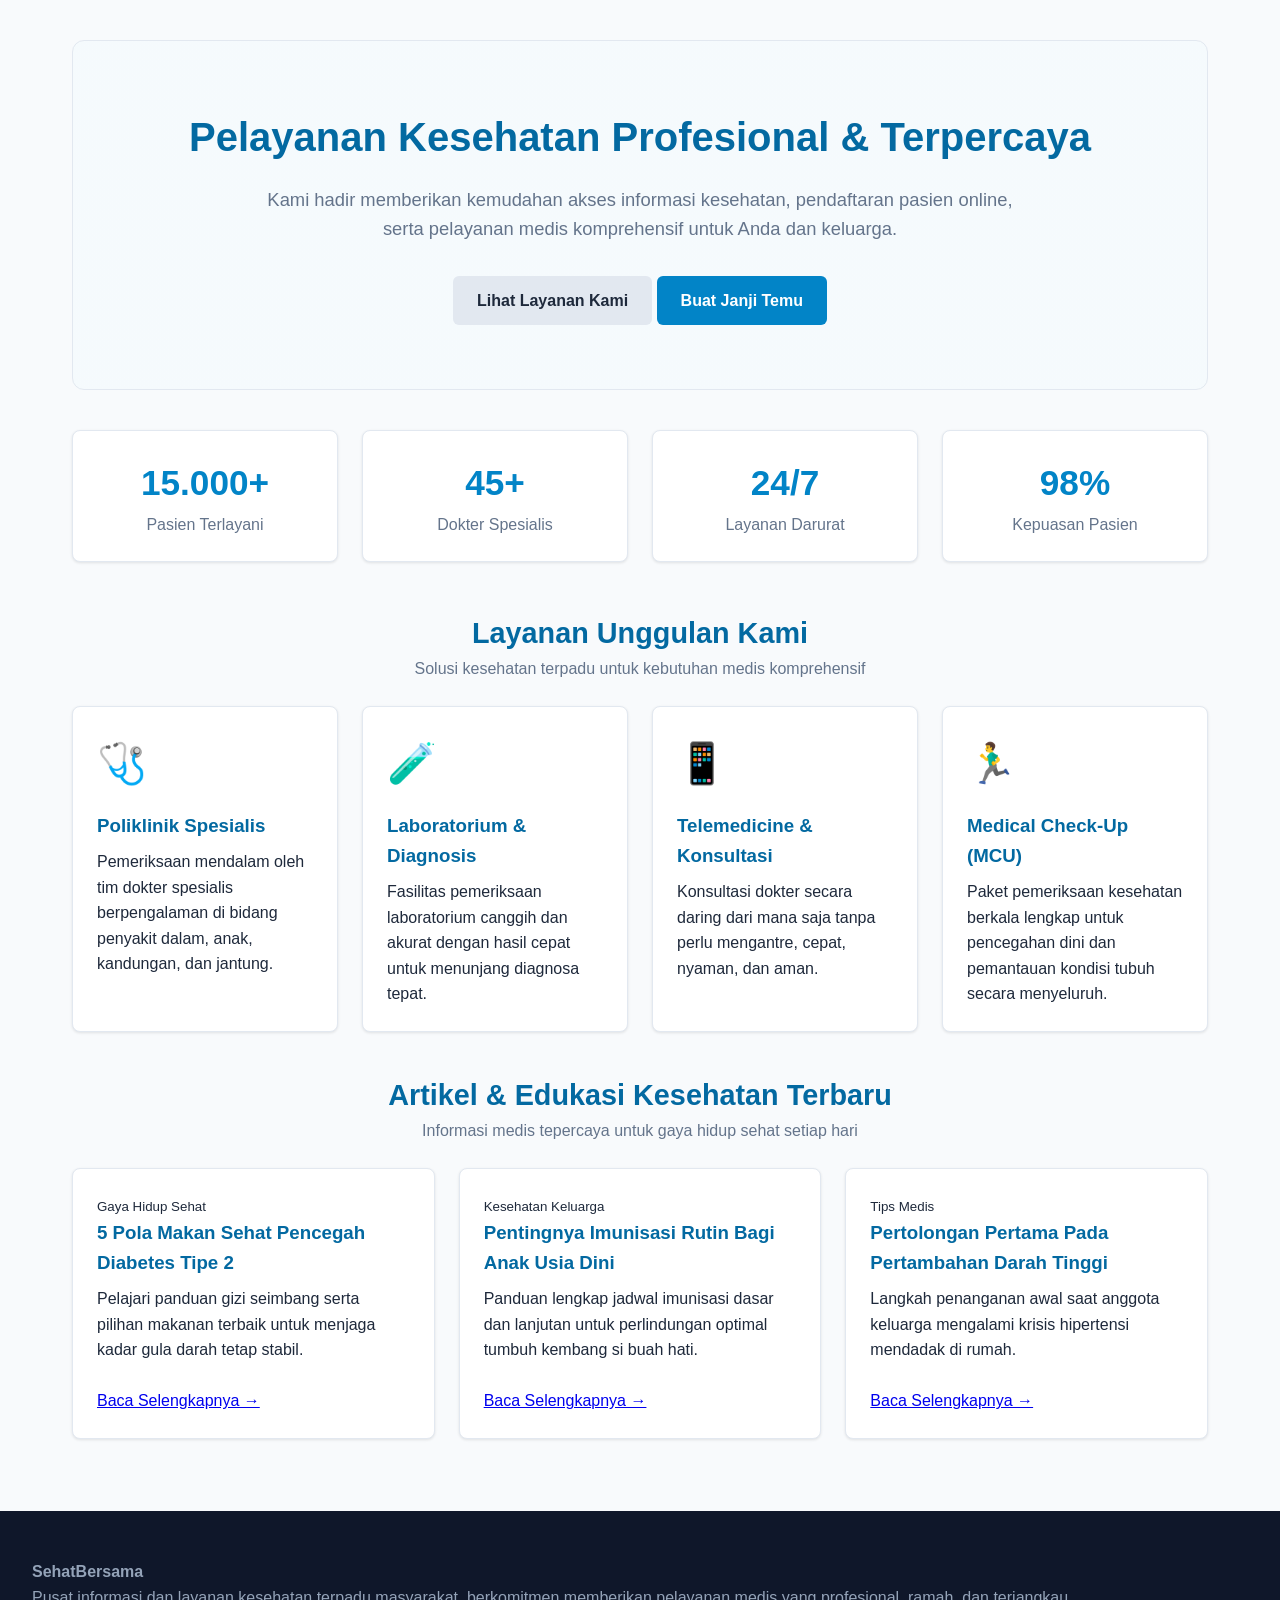
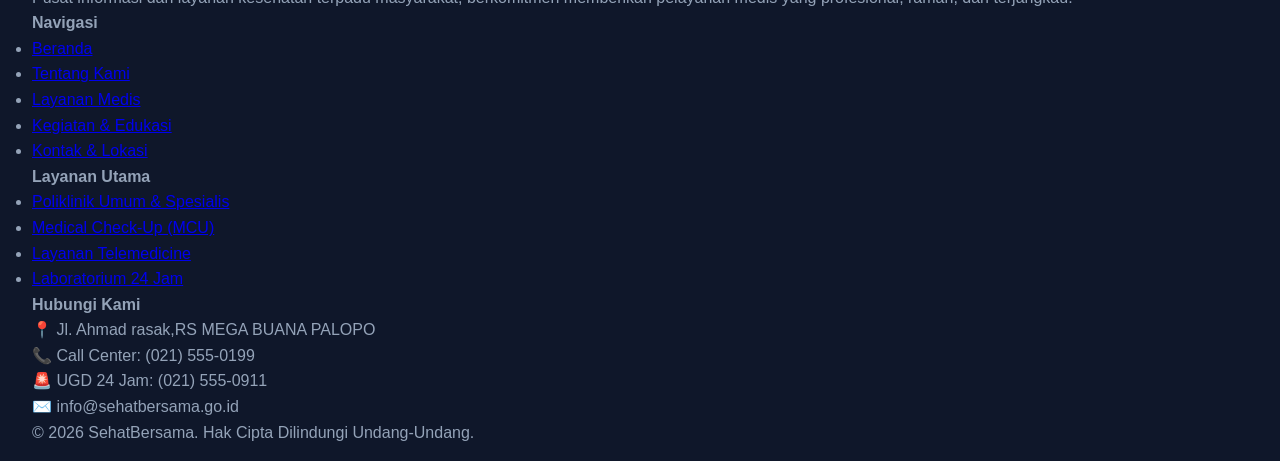
<file: index.html>
<!DOCTYPE html>
<html lang="id">
<head>
    <meta charset="UTF-8">
    <meta name="viewport" content="width=device-width, initial-scale=1.0">
    <title>SehatBersama - Pusat Informasi & Layanan Kesehatan</title>
    <link rel="stylesheet" href="css/style.css">
    <script src="js/main.js"></script>
</head>
<body>
    <div class="container">
    <section class="hero">
        <h1>Pelayanan Kesehatan Profesional & Terpercaya</h1>
        <p>Kami hadir memberikan kemudahan akses informasi kesehatan, pendaftaran pasien online, serta pelayanan medis komprehensif untuk Anda dan keluarga.</p>
        <a href="layanan.html" class="btn">Lihat Layanan Kami</a>
        <a href="kontak.html" class="btn btn-primary" >Buat Janji Temu</a>
    </section>

    <section class="stats">
        <div class="stat-item">
            <h3>15.000+</h3>
            <p>Pasien Terlayani</p>
        </div>
        <div class="stat-item">
            <h3>45+</h3>
            <p>Dokter Spesialis</p>
        </div>
        <div class="stat-item">
            <h3>24/7</h3>
            <p>Layanan Darurat</p>
        </div>
        <div class="stat-item">
            <h3>98%</h3>
            <p>Kepuasan Pasien</p>
        </div>
    </section>
        <div class="section-title">
        <h2>Layanan Unggulan Kami</h2>
        <p>Solusi kesehatan terpadu untuk kebutuhan medis komprehensif</p>
    </div>

    <div class="grid">
        <div class="card">
            <div class="card-icon">🩺</div>
            <h3>Poliklinik Spesialis</h3>
            <p>Pemeriksaan mendalam oleh tim dokter spesialis berpengalaman di bidang penyakit dalam, anak, kandungan, dan jantung.</p>
        </div>

        <div class="card">
            <div class="card-icon">🧪</div>
            <h3>Laboratorium & Diagnosis</h3>
            <p>Fasilitas pemeriksaan laboratorium canggih dan akurat dengan hasil cepat untuk menunjang diagnosa tepat.</p>
        </div>

        <div class="card">
            <div class="card-icon">📱</div>
            <h3>Telemedicine & Konsultasi</h3>
            <p>Konsultasi dokter secara daring dari mana saja tanpa perlu mengantre, cepat, nyaman, dan aman.</p>
        </div>

        <div class="card">
            <div class="card-icon">🏃‍♂️</div>
            <h3>Medical Check-Up (MCU)</h3>
            <p>Paket pemeriksaan kesehatan berkala lengkap untuk pencegahan dini dan pemantauan kondisi tubuh secara menyeluruh.</p>
        </div>
    </div>
    <div class="section-title">
            <h2>Artikel & Edukasi Kesehatan Terbaru</h2>
            <p>Informasi medis tepercaya untuk gaya hidup sehat setiap hari</p>
        </div>

        <div class="grid">
            <div class="card">
                <small> Gaya Hidup Sehat </small>
                <h3>5 Pola Makan Sehat Pencegah Diabetes Tipe 2</h3>
                <p>Pelajari panduan gizi seimbang serta pilihan makanan terbaik untuk menjaga kadar gula darah tetap stabil.</p>
                <br>
                <a href= "#">Baca Selengkapnya &rarr;</a>
            </div>
            <div class="card">
                <small>Kesehatan Keluarga</small>
                <h3>Pentingnya Imunisasi Rutin Bagi Anak Usia Dini</h3>
                <p>Panduan lengkap jadwal imunisasi dasar dan lanjutan untuk perlindungan optimal tumbuh kembang si buah hati.</p>
                <br>
                <a href= "#">Baca Selengkapnya &rarr;</a>
            </div>
            <div class="card">
                <small>Tips Medis</small>
                <h3>Pertolongan Pertama Pada Pertambahan Darah Tinggi</h3>
                <p>Langkah penanganan awal saat anggota keluarga mengalami krisis hipertensi mendadak di rumah.</p>
                <br>
                <a href= "#">Baca Selengkapnya &rarr;</a>
            </div>
        </div>
    </div>

    <footer>
        <div>
            <div>
                <h4>SehatBersama</h4>
                <p>Pusat informasi dan layanan kesehatan terpadu masyarakat, berkomitmen memberikan pelayanan medis yang profesional, ramah, dan terjangkau.</p>
            </div>
            <div>
                <h4>Navigasi</h4>
                <ul>
                    <li><a href="index.html">Beranda</a></li>
                    <li><a href="tentang.html">Tentang Kami</a></li>
                    <li><a href="layanan.html">Layanan Medis</a></li>
                    <li><a href="kegiatan.html">Kegiatan & Edukasi</a></li>
                    <li><a href="kontak.html">Kontak & Lokasi</a></li>
                </ul>
            </div>
            <div>
                <h4>Layanan Utama</h4>
                <ul>
                    <li><a href="layanan.html">Poliklinik Umum & Spesialis</a></li>
                    <li><a href="layanan.html">Medical Check-Up (MCU)</a></li>
                    <li><a href="layanan.html">Layanan Telemedicine</a></li>
                    <li><a href="layanan.html">Laboratorium 24 Jam</a></li>
                </ul>
            </div>
            <div>
                <h4>Hubungi Kami</h4>
                <p>📍 Jl. Ahmad rasak,RS MEGA BUANA PALOPO</p>
                <p>📞 Call Center: (021) 555-0199</p>
                <p>🚨 UGD 24 Jam: (021) 555-0911</p>
                <p>✉️ info@sehatbersama.go.id</p>
            </div>
        </div>
        <div>
            &copy; 2026 SehatBersama. Hak Cipta Dilindungi Undang-Undang.
        </div>
    </footer>
</body>
</html>
</file>
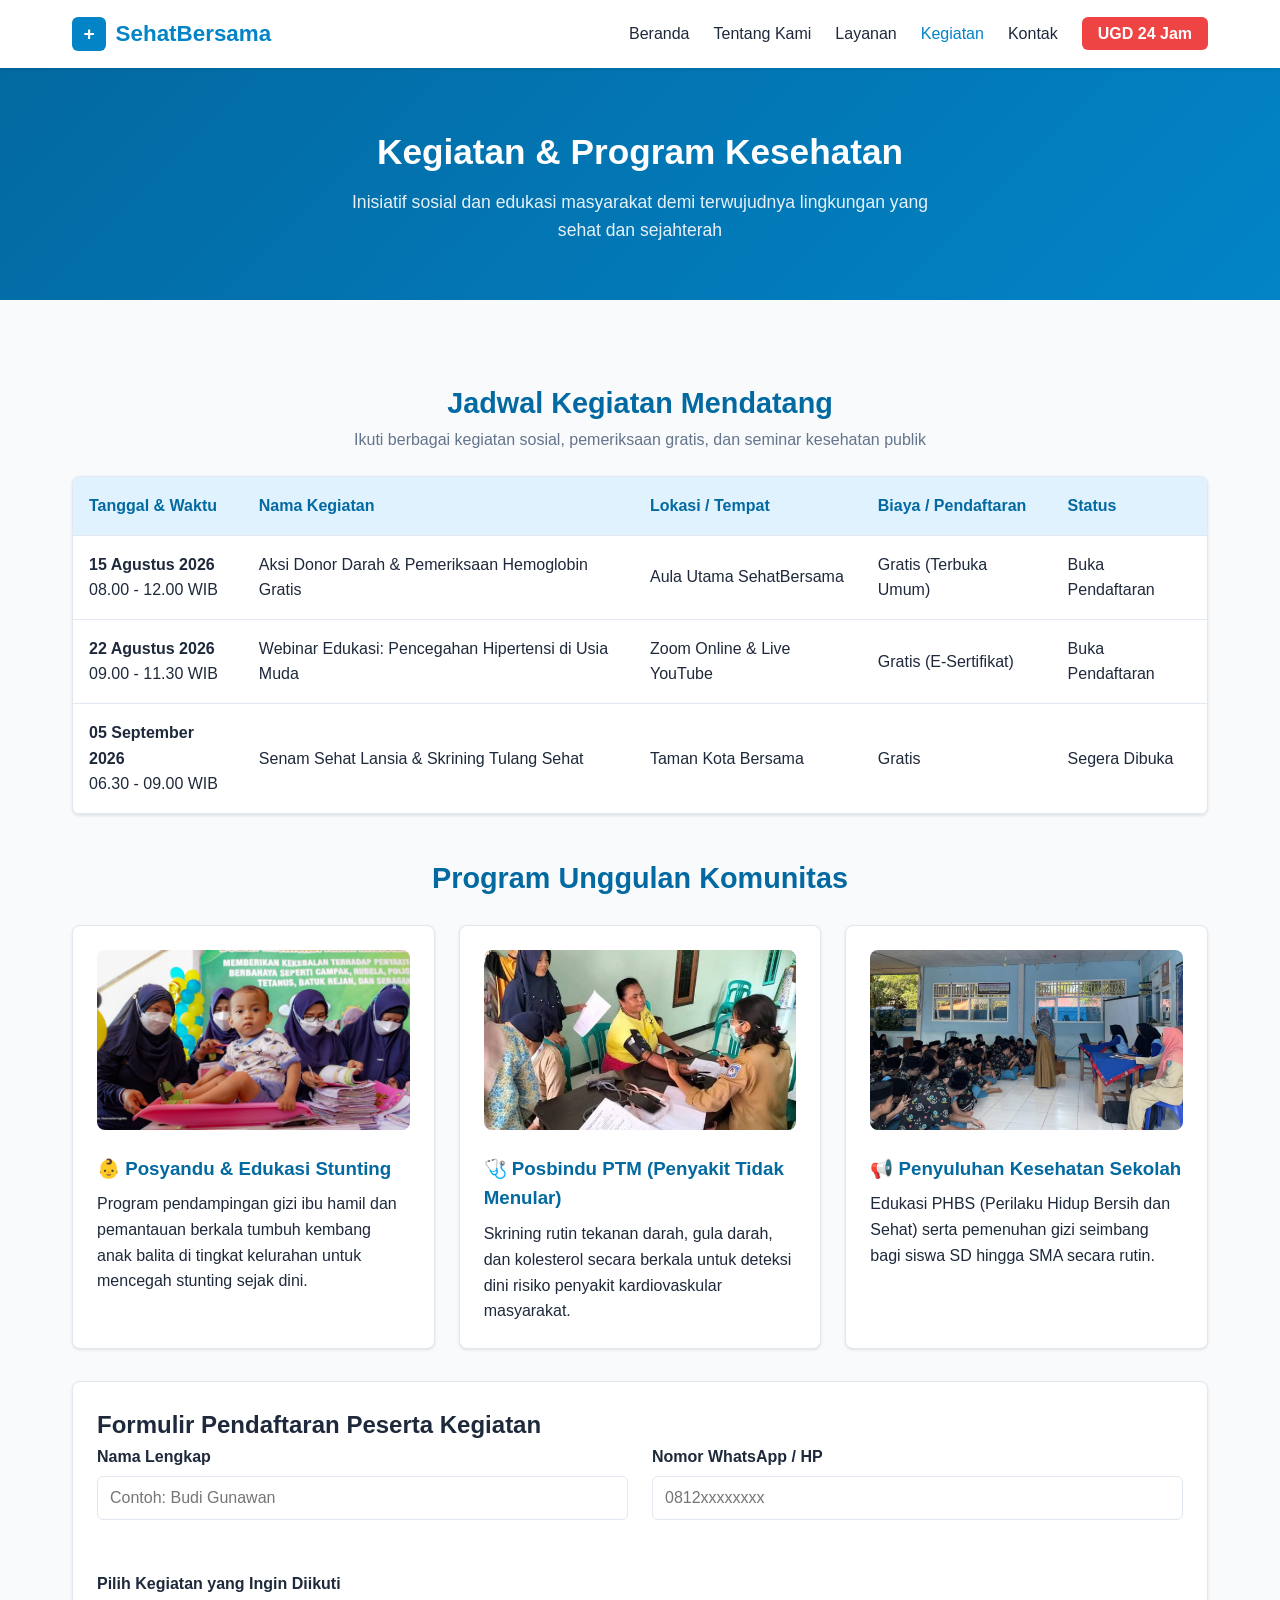
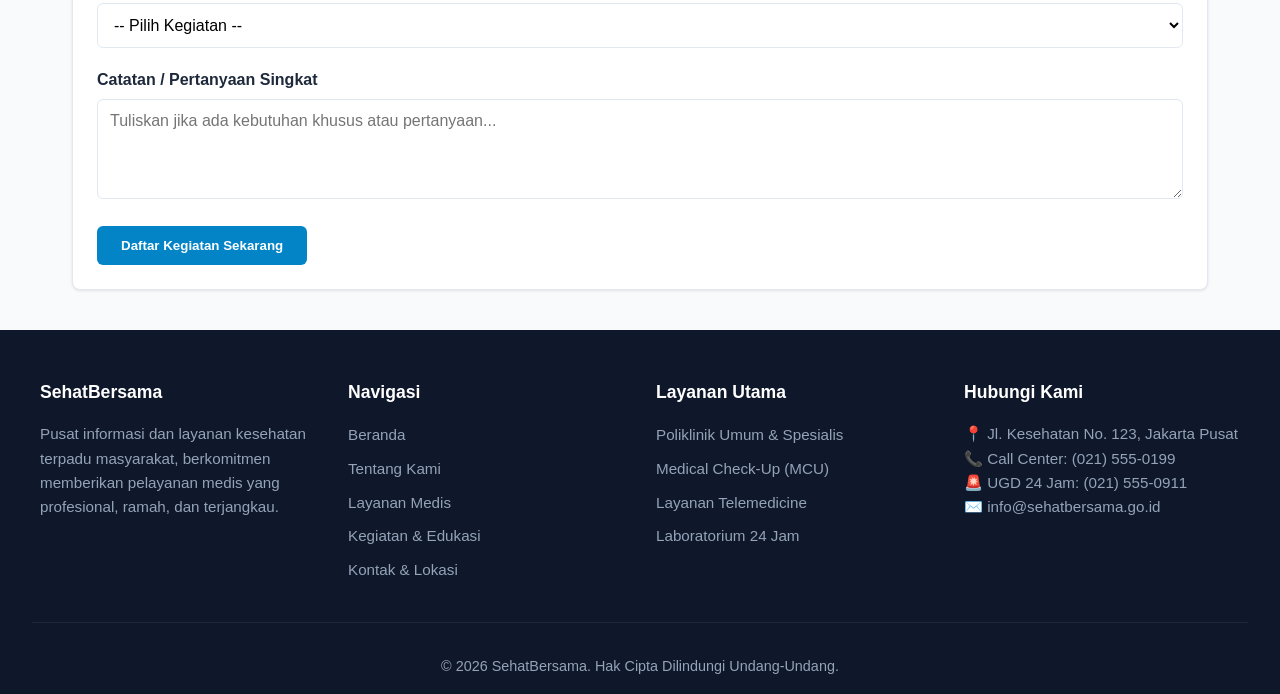
<file: kegiatan.html>
<!DOCTYPE html>
<html lang="id">
<head>
    <meta charset="UTF-8">
    <meta name="viewport" content="width=device-width, initial-scale=1.0">
    <title>SehatBersama - Pusat Informasi & Layanan Kesehatan</title>
    <link rel="stylesheet" href="css/style.css">
    <script src="js/main.js"></script>
</head>
<body>
    <header>
        <nav class="navbar">
            <a href="index.html" class="logo">
                <div class="logo-icon">+</div>
                <span>SehatBersama</span>
            </a>
            <ul class="nav-links">
                <li><a href="index.html" class="">Beranda</a></li>
<li><a href="tentang.html" class="">Tentang Kami</a></li>
<li><a href="layanan.html" class="">Layanan</a></li>
<li><a href="kegiatan.html" class="active">Kegiatan</a></li>
<li><a href="kontak.html" class="">Kontak</a></li>

                <li><a href="kontak.html" class="btn-emergency">UGD 24 Jam</a></li>
            </ul>
        </nav>
    </header>

    <div class="page-header">
        <h1>Kegiatan & Program Kesehatan</h1>
        <p>Inisiatif sosial dan edukasi masyarakat demi terwujudnya lingkungan yang sehat dan sejahterah</p>
    </div>

    <div class="container">
        <div class="section-title">
            <h2>Jadwal Kegiatan Mendatang</h2>
            <p>Ikuti berbagai kegiatan sosial, pemeriksaan gratis, dan seminar kesehatan publik</p>
        </div>

        <div class="table-responsive">
            <table>
                <thead>
                    <tr>
                        <th>Tanggal & Waktu</th>
                        <th>Nama Kegiatan</th>
                        <th>Lokasi / Tempat</th>
                        <th>Biaya / Pendaftaran</th>
                        <th>Status</th>
                    </tr>
                </thead>
                <tbody>
                    <tr>
                        <td><strong>15 Agustus 2026</strong><br>08.00 - 12.00 WIB</td>
                        <td>Aksi Donor Darah & Pemeriksaan Hemoglobin Gratis</td>
                        <td>Aula Utama SehatBersama</td>
                        <td>Gratis (Terbuka Umum)</td>
                        <td><span >Buka Pendaftaran</span></td>
                    </tr>
                    <tr>
                        <td><strong>22 Agustus 2026</strong><br>09.00 - 11.30 WIB</td>
                        <td>Webinar Edukasi: Pencegahan Hipertensi di Usia Muda</td>
                        <td>Zoom Online & Live YouTube</td>
                        <td>Gratis (E-Sertifikat)</td>
                        <td><span >Buka Pendaftaran</span></td>
                    </tr>
                    <tr>
                        <td><strong>05 September 2026</strong><br>06.30 - 09.00 WIB</td>
                        <td>Senam Sehat Lansia & Skrining Tulang Sehat</td>
                        <td>Taman Kota Bersama</td>
                        <td>Gratis</td>
                        <td><span >Segera Dibuka</span></td>
                    </tr>
                </tbody>
            </table>
        </div>

        <div class="section-title">
            <h2>Program Unggulan Komunitas</h2>
        </div>

            <div class="grid">
    <div class="card">
        <!-- images/posyandu.jpg -->
        <img src="images/posyandu.jpg" alt="Kegiatan Posyandu" style="width: 100%; height: 180px; object-fit: cover; border-radius: 8px; margin-bottom: 1rem;">
        
        <h3>👶 Posyandu & Edukasi Stunting</h3>
        <p>Program pendampingan gizi ibu hamil dan pemantauan berkala tumbuh kembang anak balita di tingkat kelurahan untuk mencegah stunting sejak dini.</p>
    </div>

    <div class="card">
        <!-- images/posbindu.jpg -->
        <img src="images/posbindu.jpg" alt="Pemeriksaan Kesehatan" style="width: 100%; height: 180px; object-fit: cover; border-radius: 8px; margin-bottom: 1rem;">
        
        <h3>🩺 Posbindu PTM (Penyakit Tidak Menular)</h3>
        <p>Skrining rutin tekanan darah, gula darah, dan kolesterol secara berkala untuk deteksi dini risiko penyakit kardiovaskular masyarakat.</p>
    </div>

    <div class="card">
        <!-- images/penyuluhan kesehatan.jpg -->
        <img src="images/penyuluhan kesehatan.jpg" alt="Penyuluhan Sekolah" style="width: 100%; height: 180px; object-fit: cover; border-radius: 8px; margin-bottom: 1rem;">
        
        <h3>📢 Penyuluhan Kesehatan Sekolah</h3>
    <p>Edukasi PHBS (Perilaku Hidup Bersih dan Sehat) serta pemenuhan gizi seimbang bagi siswa SD hingga SMA secara rutin.</p>
    </div>
</div>

        <div class="card" >
            <h2 >Formulir Pendaftaran Peserta Kegiatan</h2>
            <form action="#" method="POST" onsubmit="alert('Terima kasih! Pendaftaran kegiatan Anda telah diterima.'); return false;">
                <div class="grid">
                    <div class="form-group">
                        <label>Nama Lengkap</label>
                        <input type="text" class="form-control" required placeholder="Contoh: Budi Gunawan">
                    </div>
                    <div class="form-group">
                        <label>Nomor WhatsApp / HP</label>
                        <input type="tel" class="form-control" required placeholder="0812xxxxxxxx">
                    </div>
                </div>
                <div class="form-group">
                    <label>Pilih Kegiatan yang Ingin Diikuti</label>
                    <select class="form-control" required>
                        <option value="">-- Pilih Kegiatan --</option>
                        <option value="donor">Aksi Donor Darah (15 Ags 2026)</option>
                        <option value="webinar">Webinar Hipertensi (22 Ags 2026)</option>
                        <option value="senam">Senam Sehat Lansia (05 Sep 2026)</option>
                    </select>
                </div>
                <div class="form-group">
                    <label>Catatan / Pertanyaan Singkat</label>
                    <textarea class="form-control" placeholder="Tuliskan jika ada kebutuhan khusus atau pertanyaan..."></textarea>
                </div>
                <button type="submit" class="btn btn-primary">Daftar Kegiatan Sekarang</button>
            </form>
        </div>
    </div>

    <footer>
        <div class="footer-grid">
            <div class="footer-col">
                <h4>SehatBersama</h4>
                <p>Pusat informasi dan layanan kesehatan terpadu masyarakat, berkomitmen memberikan pelayanan medis yang profesional, ramah, dan terjangkau.</p>
            </div>
            <div class="footer-col">
                <h4>Navigasi</h4>
                <ul>
                    <li><a href="index.html">Beranda</a></li>
                    <li><a href="tentang.html">Tentang Kami</a></li>
                    <li><a href="layanan.html">Layanan Medis</a></li>
                    <li><a href="kegiatan.html">Kegiatan & Edukasi</a></li>
                    <li><a href="kontak.html">Kontak & Lokasi</a></li>
                </ul>
            </div>
            <div class="footer-col">
                <h4>Layanan Utama</h4>
                <ul>
                    <li><a href="layanan.html">Poliklinik Umum & Spesialis</a></li>
                    <li><a href="layanan.html">Medical Check-Up (MCU)</a></li>
                    <li><a href="layanan.html">Layanan Telemedicine</a></li>
                    <li><a href="layanan.html">Laboratorium 24 Jam</a></li>
                </ul>
            </div>
            <div class="footer-col">
                <h4>Hubungi Kami</h4>
                <p>📍 Jl. Kesehatan No. 123, Jakarta Pusat</p>
                <p>📞 Call Center: (021) 555-0199</p>
                <p>🚨 UGD 24 Jam: (021) 555-0911</p>
                <p>✉️ info@sehatbersama.go.id</p>
            </div>
        </div>
        <div class="copyright">
            &copy; 2026 SehatBersama. Hak Cipta Dilindungi Undang-Undang.
        </div>
    </footer>
</body>
</html>
</file>
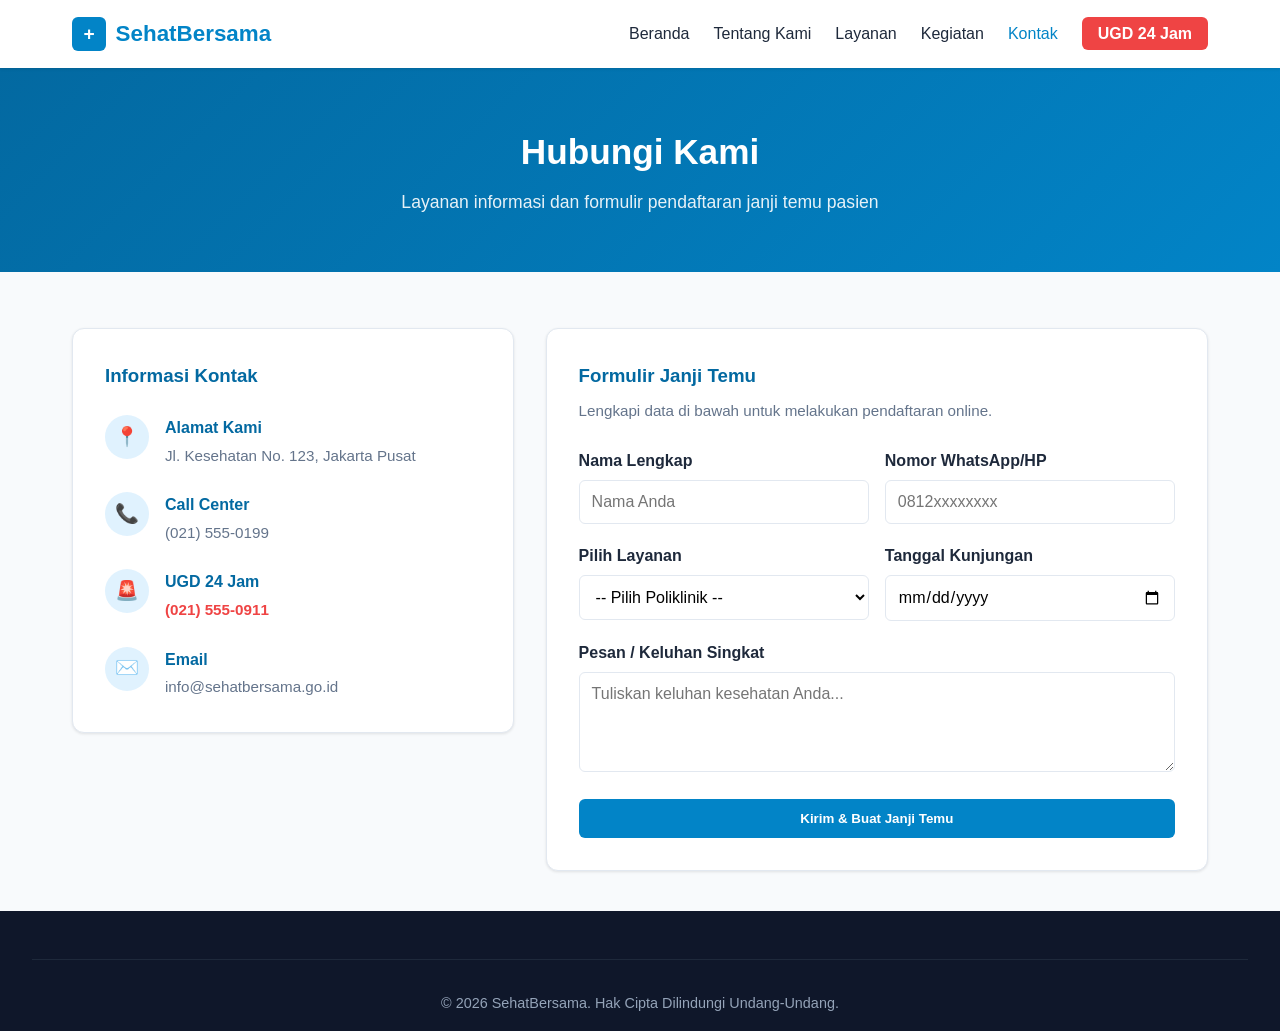
<file: kontak.html>
<!DOCTYPE html>
<html lang="id">
<head>
    <meta charset="UTF-8">
    <meta name="viewport" content="width=device-width, initial-scale=1.0">
    <title>Kontak Kami - SehatBersama</title>
    <link rel="stylesheet" href="css/style.css">
</head>
<body>
    <header>
        <nav class="navbar">
            <a href="index.html" class="logo">
                <div class="logo-icon">+</div>
                <span>SehatBersama</span>
            </a>
            <ul class="nav-links">
                <li><a href="index.html">Beranda</a></li>
                <li><a href="tentang.html">Tentang Kami</a></li>
                <li><a href="layanan.html">Layanan</a></li>
                <li><a href="kegiatan.html">Kegiatan</a></li>
                <li><a href="kontak.html" class="active">Kontak</a></li>
                <li><a href="kontak.html" class="btn-emergency">UGD 24 Jam</a></li>
            </ul>
        </nav>
    </header>

    <div class="page-header">
        <h1>Hubungi Kami</h1>
        <p>Layanan informasi dan formulir pendaftaran janji temu pasien</p>
    </div>

    <div class="container">
        <!-- Layout Kontak Grid Kiri (Info) & Kanan (Form) -->
        <div class="contact-wrapper">
            
            <!-- Kartu Info Kiri -->
            <div class="contact-info-card">
                <h3 style="color: var(--primary-dark); margin-bottom: 1.5rem;">Informasi Kontak</h3>
                
                <div class="contact-info-item">
                    <div class="contact-icon">📍</div>
                    <div class="contact-details">
                        <h4>Alamat Kami</h4>
                        <p>Jl. Kesehatan No. 123, Jakarta Pusat</p>
                    </div>
                </div>

                <div class="contact-info-item">
                    <div class="contact-icon">📞</div>
                    <div class="contact-details">
                        <h4>Call Center</h4>
                        <p>(021) 555-0199</p>
                    </div>
                </div>

                <div class="contact-info-item">
                    <div class="contact-icon">🚨</div>
                    <div class="contact-details">
                        <h4>UGD 24 Jam</h4>
                        <p style="color: #ef4444; font-weight: bold;">(021) 555-0911</p>
                    </div>
                </div>

                <div class="contact-info-item">
                    <div class="contact-icon">✉️</div>
                    <div class="contact-details">
                        <h4>Email</h4>
                        <p>info@sehatbersama.go.id</p>
                    </div>
                </div>
            </div>

            <!-- Form Kanan -->
            <div class="contact-form-card">
                <h3 style="color: var(--primary-dark); margin-bottom: 0.5rem;">Formulir Janji Temu</h3>
                <p style="color: var(--text-muted); margin-bottom: 1.5rem; font-size: 0.95rem;">Lengkapi data di bawah untuk melakukan pendaftaran online.</p>

                <form action="#" method="POST">
                    <div class="form-row">
                        <div class="form-group">
                            <label>Nama Lengkap</label>
                            <input type="text" class="form-control" placeholder="Nama Anda" required>
                        </div>
                        <div class="form-group">
                            <label>Nomor WhatsApp/HP</label>
                            <input type="tel" class="form-control" placeholder="0812xxxxxxxx" required>
                        </div>
                    </div>

                    <div class="form-row">
                        <div class="form-group">
                            <label>Pilih Layanan</label>
                            <select class="form-control" required>
                                <option value="">-- Pilih Poliklinik --</option>
                                <option value="umum">Poli Umum & Gigi</option>
                                <option value="spesialis">Poli Spesialis</option>
                                <option value="mcu">Medical Check-Up</option>
                            </select>
                        </div>
                        <div class="form-group">
                            <label>Tanggal Kunjungan</label>
                            <input type="date" class="form-control" required>
                        </div>
                    </div>

                    <div class="form-group">
                        <label>Pesan / Keluhan Singkat</label>
                        <textarea class="form-control" placeholder="Tuliskan keluhan kesehatan Anda..."></textarea>
                    </div>

                    <button type="submit" class="btn btn-primary" style="width: 100%;">Kirim & Buat Janji Temu</button>
                </form>
            </div>

        </div>
    </div>

    <footer>
        <div class="copyright">
            &copy; 2026 SehatBersama. Hak Cipta Dilindungi Undang-Undang.
        </div>
    </footer>

    <script src="js/main.js"></script>
</body>
</html>
</file>
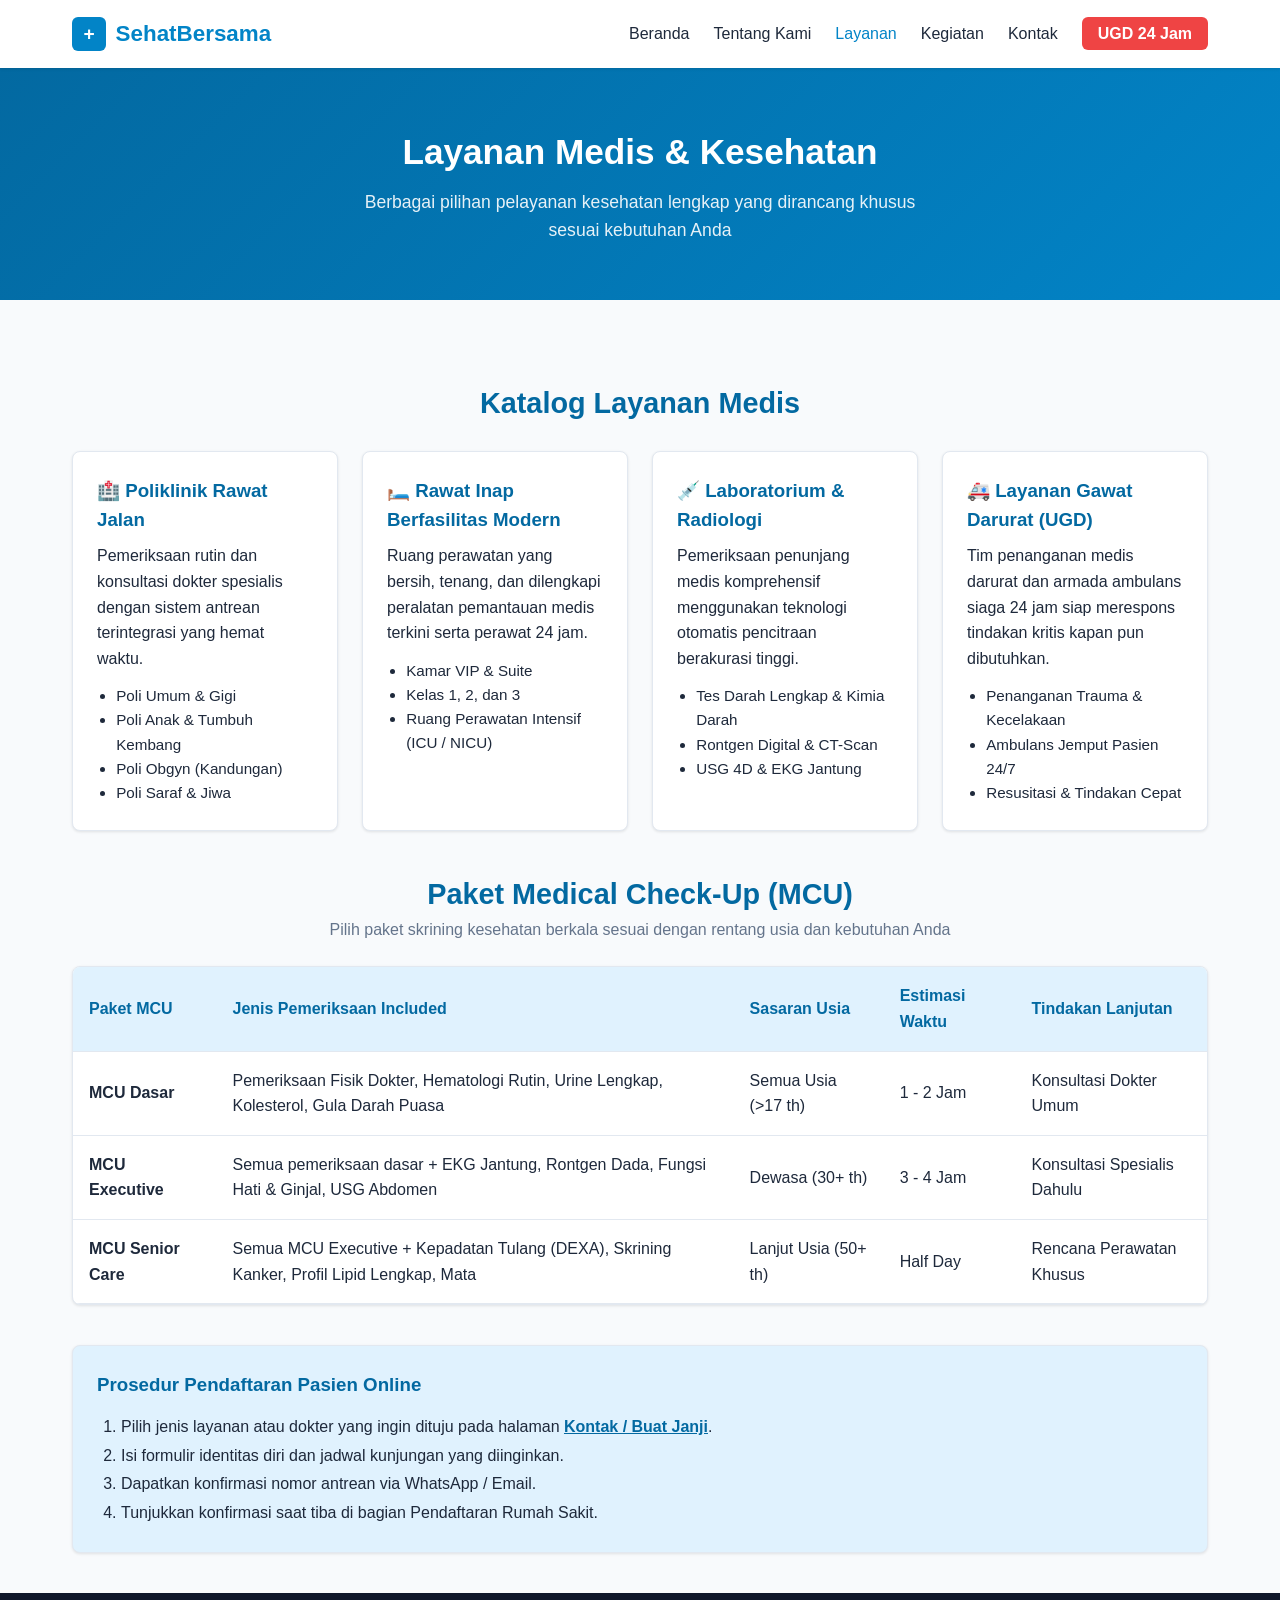
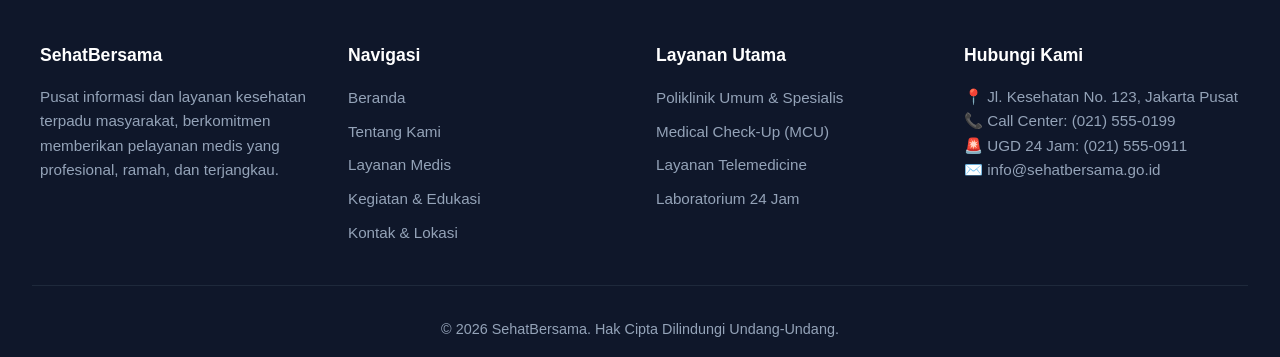
<file: layanan.html>
<!DOCTYPE html>
<html lang="id">
<head>
    <meta charset="UTF-8">
    <meta name="viewport" content="width=device-width, initial-scale=1.0">
    <title>SehatBersama - Pusat Informasi & Layanan Kesehatan</title>
    <link rel="stylesheet" href="css/style.css">
    <script src="js/main.js"></script>
</head>
<body>
    <header>
        <nav class="navbar">
            <a href="index.html" class="logo">
                <div class="logo-icon">+</div>
                <span>SehatBersama</span>
            </a>
            <ul class="nav-links">
                <li><a href="index.html" class="">Beranda</a></li>
<li><a href="tentang.html" class="">Tentang Kami</a></li>
<li><a href="layanan.html" class="active">Layanan</a></li>
<li><a href="kegiatan.html" class="">Kegiatan</a></li>
<li><a href="kontak.html" class="">Kontak</a></li>

                <li><a href="kontak.html" class="btn-emergency">UGD 24 Jam</a></li>
            </ul>
        </nav>
    </header>

    <div class="page-header">
        <h1>Layanan Medis & Kesehatan</h1>
        <p>Berbagai pilihan pelayanan kesehatan lengkap yang dirancang khusus sesuai kebutuhan Anda</p>
    </div>

    <div class="container">
        <div class="section-title">
            <h2>Katalog Layanan Medis</h2>
        </div>

        <div class="grid">
            <div class="card">
                <h3>🏥 Poliklinik Rawat Jalan</h3>
                <p>Pemeriksaan rutin dan konsultasi dokter spesialis dengan sistem antrean terintegrasi yang hemat waktu.</p>
                <ul style="margin-top: 0.8rem; padding-left: 1.2rem; font-size: 0.95rem;">
                    <li>Poli Umum & Gigi</li>
                    <li>Poli Anak & Tumbuh Kembang</li>
                    <li>Poli Obgyn (Kandungan)</li>
                    <li>Poli Saraf & Jiwa</li>
                </ul>
            </div>

            <div class="card">
                <h3>🛏️ Rawat Inap Berfasilitas Modern</h3>
                <p>Ruang perawatan yang bersih, tenang, dan dilengkapi peralatan pemantauan medis terkini serta perawat 24 jam.</p>
                <ul style="margin-top: 0.8rem; padding-left: 1.2rem; font-size: 0.95rem;">
                    <li>Kamar VIP & Suite</li>
                    <li>Kelas 1, 2, dan 3</li>
                    <li>Ruang Perawatan Intensif (ICU / NICU)</li>
                </ul>
            </div>

            <div class="card">
                <h3>💉 Laboratorium & Radiologi</h3>
                <p>Pemeriksaan penunjang medis komprehensif menggunakan teknologi otomatis pencitraan berakurasi tinggi.</p>
                <ul style="margin-top: 0.8rem; padding-left: 1.2rem; font-size: 0.95rem;">
                    <li>Tes Darah Lengkap & Kimia Darah</li>
                    <li>Rontgen Digital & CT-Scan</li>
                    <li>USG 4D & EKG Jantung</li>
                </ul>
            </div>

            <div class="card">
                <h3>🚑 Layanan Gawat Darurat (UGD)</h3>
                <p>Tim penanganan medis darurat dan armada ambulans siaga 24 jam siap merespons tindakan kritis kapan pun dibutuhkan.</p>
                <ul style="margin-top: 0.8rem; padding-left: 1.2rem; font-size: 0.95rem;">
                    <li>Penanganan Trauma & Kecelakaan</li>
                    <li>Ambulans Jemput Pasien 24/7</li>
                    <li>Resusitasi & Tindakan Cepat</li>
                </ul>
            </div>
        </div>

        <div class="section-title">
            <h2>Paket Medical Check-Up (MCU)</h2>
            <p>Pilih paket skrining kesehatan berkala sesuai dengan rentang usia dan kebutuhan Anda</p>
        </div>

        <div class="table-responsive">
            <table>
                <thead>
                    <tr>
                        <th>Paket MCU</th>
                        <th>Jenis Pemeriksaan Included</th>
                        <th>Sasaran Usia</th>
                        <th>Estimasi Waktu</th>
                        <th>Tindakan Lanjutan</th>
                    </tr>
                </thead>
                <tbody>
                    <tr>
                        <td><strong>MCU Dasar</strong></td>
                        <td>Pemeriksaan Fisik Dokter, Hematologi Rutin, Urine Lengkap, Kolesterol, Gula Darah Puasa</td>
                        <td>Semua Usia (&gt;17 th)</td>
                        <td>1 - 2 Jam</td>
                        <td>Konsultasi Dokter Umum</td>
                    </tr>
                    <tr>
                        <td><strong>MCU Executive</strong></td>
                        <td>Semua pemeriksaan dasar + EKG Jantung, Rontgen Dada, Fungsi Hati & Ginjal, USG Abdomen</td>
                        <td>Dewasa (30+ th)</td>
                        <td>3 - 4 Jam</td>
                        <td>Konsultasi Spesialis Dahulu</td>
                    </tr>
                    <tr>
                        <td><strong>MCU Senior Care</strong></td>
                        <td>Semua MCU Executive + Kepadatan Tulang (DEXA), Skrining Kanker, Profil Lipid Lengkap, Mata</td>
                        <td>Lanjut Usia (50+ th)</td>
                        <td>Half Day</td>
                        <td>Rencana Perawatan Khusus</td>
                    </tr>
                </tbody>
            </table>
        </div>

        <div class="card" style="background: var(--primary-light); margin-top: 2rem;">
            <h3 style="color: var(--primary-dark);">Prosedur Pendaftaran Pasien Online</h3>
            <ol style="margin-top: 0.8rem; padding-left: 1.5rem; line-height: 1.8;">
                <li>Pilih jenis layanan atau dokter yang ingin dituju pada halaman <a href="kontak.html" style="color: var(--primary-dark); font-weight: bold;">Kontak / Buat Janji</a>.</li>
                <li>Isi formulir identitas diri dan jadwal kunjungan yang diinginkan.</li>
                <li>Dapatkan konfirmasi nomor antrean via WhatsApp / Email.</li>
                <li>Tunjukkan konfirmasi saat tiba di bagian Pendaftaran Rumah Sakit.</li>
            </ol>
        </div>
    </div>

    <footer>
        <div class="footer-grid">
            <div class="footer-col">
                <h4>SehatBersama</h4>
                <p>Pusat informasi dan layanan kesehatan terpadu masyarakat, berkomitmen memberikan pelayanan medis yang profesional, ramah, dan terjangkau.</p>
            </div>
            <div class="footer-col">
                <h4>Navigasi</h4>
                <ul>
                    <li><a href="index.html">Beranda</a></li>
                    <li><a href="tentang.html">Tentang Kami</a></li>
                    <li><a href="layanan.html">Layanan Medis</a></li>
                    <li><a href="kegiatan.html">Kegiatan & Edukasi</a></li>
                    <li><a href="kontak.html">Kontak & Lokasi</a></li>
                </ul>
            </div>
            <div class="footer-col">
                <h4>Layanan Utama</h4>
                <ul>
                    <li><a href="layanan.html">Poliklinik Umum & Spesialis</a></li>
                    <li><a href="layanan.html">Medical Check-Up (MCU)</a></li>
                    <li><a href="layanan.html">Layanan Telemedicine</a></li>
                    <li><a href="layanan.html">Laboratorium 24 Jam</a></li>
                </ul>
            </div>
            <div class="footer-col">
                <h4>Hubungi Kami</h4>
                <p>📍 Jl. Kesehatan No. 123, Jakarta Pusat</p>
                <p>📞 Call Center: (021) 555-0199</p>
                <p>🚨 UGD 24 Jam: (021) 555-0911</p>
                <p>✉️ info@sehatbersama.go.id</p>
            </div>
        </div>
        <div class="copyright">
            &copy; 2026 SehatBersama. Hak Cipta Dilindungi Undang-Undang.
        </div>
    </footer>
</body>
</html>
</file>
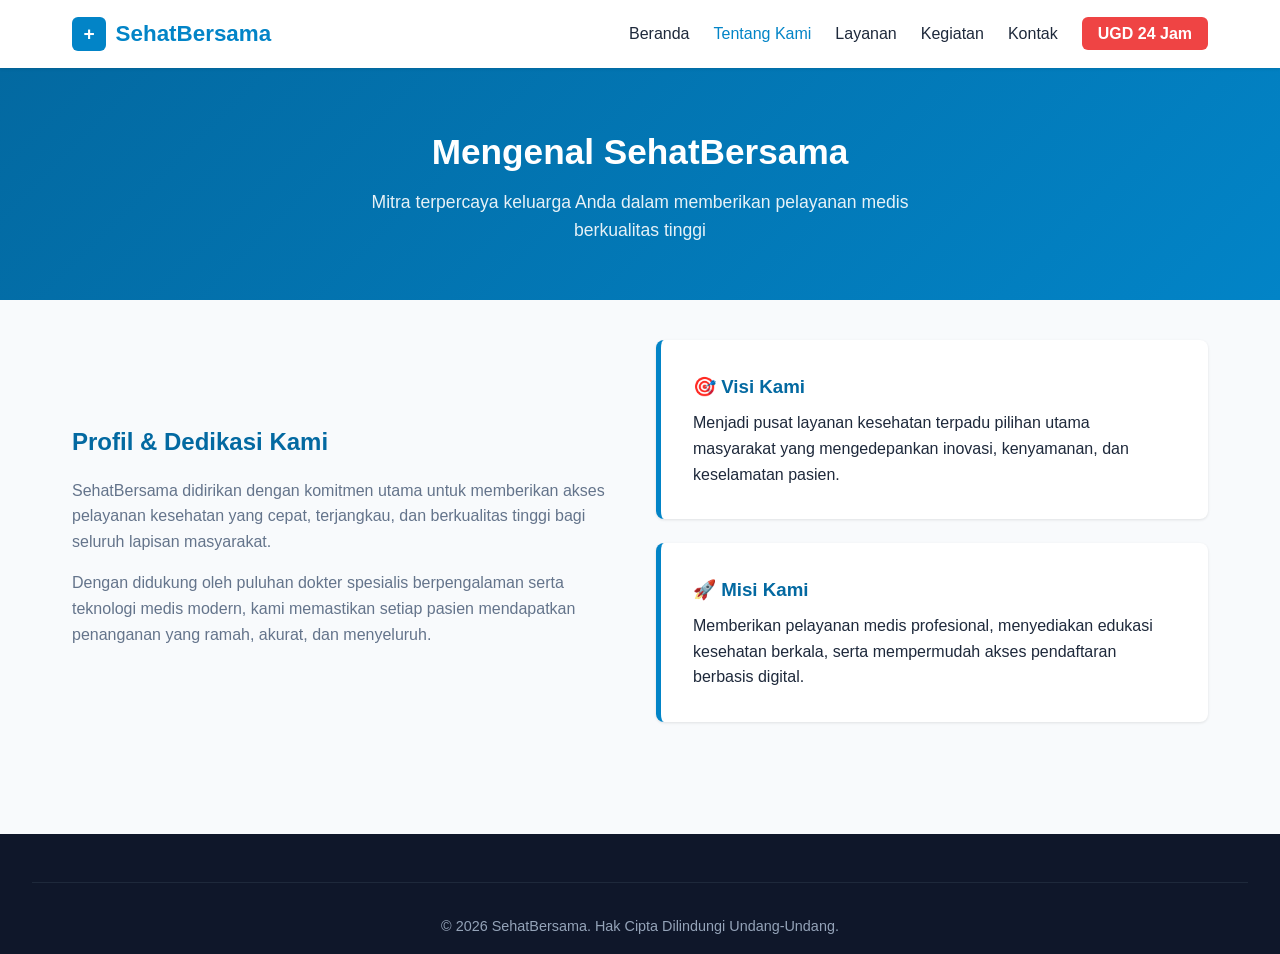
<file: tentang.html>
<!DOCTYPE html>
<html lang="id">
<head>
    <meta charset="UTF-8">
    <meta name="viewport" content="width=device-width, initial-scale=1.0">
    <title>Tentang Kami - SehatBersama</title>
    <link rel="stylesheet" href="css/style.css">
</head>
<body>
    <header>
        <nav class="navbar">
            <a href="index.html" class="logo">
                <div class="logo-icon">+</div>
                <span>SehatBersama</span>
            </a>
            <ul class="nav-links">
                <li><a href="index.html">Beranda</a></li>
                <li><a href="tentang.html" class="active">Tentang Kami</a></li>
                <li><a href="layanan.html">Layanan</a></li>
                <li><a href="kegiatan.html">Kegiatan</a></li>
                <li><a href="kontak.html">Kontak</a></li>
                <li><a href="kontak.html" class="btn-emergency">UGD 24 Jam</a></li>
            </ul>
        </nav>
    </header>

    <div class="page-header">
        <h1>Mengenal SehatBersama</h1>
        <p>Mitra terpercaya keluarga Anda dalam memberikan pelayanan medis berkualitas tinggi</p>
    </div>

    <div class="container">
        <!-- Layout Grid 2 Kolom Seimbang -->
        <div class="about-grid">
            <div class="about-text">
                <h2>Profil & Dedikasi Kami</h2>
                <p>SehatBersama didirikan dengan komitmen utama untuk memberikan akses pelayanan kesehatan yang cepat, terjangkau, dan berkualitas tinggi bagi seluruh lapisan masyarakat.</p>
                <p>Dengan didukung oleh puluhan dokter spesialis berpengalaman serta teknologi medis modern, kami memastikan setiap pasien mendapatkan penanganan yang ramah, akurat, dan menyeluruh.</p>
            </div>
            
            <div>
                <div class="visi-misi-card">
                    <h3>🎯 Visi Kami</h3>
                    <p>Menjadi pusat layanan kesehatan terpadu pilihan utama masyarakat yang mengedepankan inovasi, kenyamanan, dan keselamatan pasien.</p>
                </div>
                <div class="visi-misi-card">
                    <h3>🚀 Misi Kami</h3>
                    <p>Memberikan pelayanan medis profesional, menyediakan edukasi kesehatan berkala, serta mempermudah akses pendaftaran berbasis digital.</p>
                </div>
            </div>
        </div>
    </div>

    <footer>
        <div class="copyright">
            &copy; 2026 SehatBersama. Hak Cipta Dilindungi Undang-Undang.
        </div>
    </footer>

    <script src="js/main.js"></script>
</body>
</html>
</file>
<file: css/style.css>
/* ==========================================================================
   1. RESET & VARIABLE DESAIN
   ========================================================================== */
:root {
  --primary-color: #0284c7;       /* Biru Utama */
  --primary-dark: #0369a1;        /* Biru Gelap Hover/Header */
  --primary-light: #e0f2fe;       /* Biru Muda Latar */
  --accent-color: #10b981;        /* Hijau Aksens */
  --text-dark: #1e293b;           /* Warna Teks Utama */
  --text-muted: #64748b;          /* Warna Teks Sekunder */
  --bg-light: #f8fafc;            /* Latar Belakang Utama */
  --white: #ffffff;
  --border-color: #e2e8f0;
  --danger-color: #ef4444;
  --danger-hover: #dc2626;
  --shadow-sm: 0 1px 3px rgba(0, 0, 0, 0.1);
  --shadow-md: 0 4px 6px -1px rgba(0, 0, 0, 0.1);
  --shadow-lg: 0 10px 15px -3px rgba(0, 0, 0, 0.1);
  --transition: all 0.3s ease;
  --border-radius: 8px;
}

* {
  margin: 0;
  padding: 0;
  box-sizing: border-box;
  font-family: 'Segoe UI', Roboto, Helvetica, Arial, sans-serif;
}

body {
  background-color: var(--bg-light);
  color: var(--text-dark);
  line-height: 1.6;
  display: flex;
  flex-direction: column;
  min-height: 100vh;
}

/* ==========================================================================
   2. NAVBAR & HEADER (BERLAKU DI SEMUA HALAMAN)
   ========================================================================== */
header {
  background-color: var(--white);
  box-shadow: var(--shadow-sm);
  position: sticky;
  top: 0;
  z-index: 1000;
}

.navbar {
  max-width: 1200px;
  margin: 0 auto;
  display: flex;
  justify-content: space-between;
  align-items: center;
  padding: 1rem 2rem;
}

.logo {
  display: flex;
  align-items: center;
  gap: 0.6rem;
  text-decoration: none;
  font-size: 1.4rem;
  font-weight: 700;
  color: var(--primary-color);
}

.logo-icon {
  background: var(--primary-color);
  color: var(--white);
  width: 34px;
  height: 34px;
  border-radius: 6px;
  display: flex;
  align-items: center;
  justify-content: center;
  font-size: 1.2rem;
  font-weight: bold;
}

.nav-links {
  display: flex;
  list-style: none;
  align-items: center;
  gap: 1.5rem;
}

.nav-links a {
  text-decoration: none;
  color: var(--text-dark);
  font-weight: 500;
  transition: var(--transition);
}

.nav-links a:hover,
.nav-links a.active {
  color: var(--primary-color);
}

.btn-emergency {
  background-color: var(--danger-color) !important;
  color: var(--white) !important;
  padding: 0.5rem 1rem;
  border-radius: 6px;
  font-weight: 600 !important;
}

.btn-emergency:hover {
  background-color: var(--danger-hover) !important;
}

/* Header Judul Halaman (Tentang, Layanan, Kegiatan, Kontak) */
.page-header {
  background: linear-gradient(135deg, var(--primary-dark), var(--primary-color));
  color: var(--white);
  text-align: center;
  padding: 3.5rem 1rem;
}

.page-header h1 {
  font-size: 2.2rem;
  margin-bottom: 0.5rem;
}

.page-header p {
  font-size: 1.1rem;
  opacity: 0.9;
  max-width: 600px;
  margin: 0 auto;
}

/* ==========================================================================
   3. LAYOUT, ELEMEN GLOBAL & TOMBOL
   ========================================================================== */
.container {
  max-width: 1200px;
  margin: 0 auto;
  padding: 2.5rem 2rem;
  width: 100%;
}

.section-title {
  text-align: center;
  margin: 2.5rem 0 1.5rem 0;
}

.section-title h2 {
  font-size: 1.8rem;
  color: var(--primary-dark);
}

.section-title p {
  color: var(--text-muted);
}

.btn {
  display: inline-block;
  padding: 0.75rem 1.5rem;
  border-radius: 6px;
  text-decoration: none;
  font-weight: 600;
  border: none;
  cursor: pointer;
  transition: var(--transition);
  background-color: #e2e8f0;
  color: var(--text-dark);
}

.btn-primary {
  background-color: var(--primary-color);
  color: var(--white);
}

.btn-primary:hover {
  background-color: var(--primary-dark);
}

.btn:hover {
  opacity: 0.95;
  transform: translateY(-2px);
}

.grid {
  display: grid;
  grid-template-columns: repeat(auto-fit, minmax(260px, 1fr));
  gap: 1.5rem;
  margin-bottom: 2rem;
}

.card {
  background: var(--white);
  padding: 1.5rem;
  border-radius: var(--border-radius);
  border: 1px solid var(--border-color);
  box-shadow: var(--shadow-sm);
  transition: var(--transition);
}

.card:hover {
  transform: translateY(-4px);
  box-shadow: var(--shadow-md);
}

.card-icon {
  font-size: 2.5rem;
  margin-bottom: 1rem;
}

.card h3 {
  color: var(--primary-dark);
  margin-bottom: 0.5rem;
}

/* ==========================================================================
   4. HALAMAN INDEX (BERANDA)
   ========================================================================== */
.hero {
  background: linear-gradient(rgba(2, 132, 199, 0.04), rgba(2, 132, 199, 0.04)), var(--white);
  padding: 4rem 2rem;
  border-radius: 12px;
  text-align: center;
  margin-bottom: 2.5rem;
  border: 1px solid var(--border-color);
}

.hero h1 {
  font-size: 2.5rem;
  color: var(--primary-dark);
  margin-bottom: 1rem;
}

.hero p {
  font-size: 1.15rem;
  color: var(--text-muted);
  max-width: 750px;
  margin: 0 auto 2rem auto;
}

.stats {
  display: grid;
  grid-template-columns: repeat(auto-fit, minmax(200px, 1fr));
  gap: 1.5rem;
  margin-bottom: 3rem;
  text-align: center;
}

.stat-item {
  background: var(--white);
  padding: 1.5rem;
  border-radius: var(--border-radius);
  box-shadow: var(--shadow-sm);
  border: 1px solid var(--border-color);
}

.stat-item h3 {
  font-size: 2.2rem;
  color: var(--primary-color);
}

.stat-item p {
  color: var(--text-muted);
  font-weight: 500;
}

/* ==========================================================================
   5. HALAMAN TENTANG KAMI (tentang.html)
   ========================================================================== */
.about-grid {
  display: grid;
  grid-template-columns: 1fr 1fr;
  gap: 2rem;
  align-items: center;
  margin-bottom: 3rem;
}

.about-text h2 {
  color: var(--primary-dark);
  margin-bottom: 1rem;
}

.about-text p {
  color: var(--text-muted);
  margin-bottom: 1rem;
}

.visi-misi-card {
  background: var(--white);
  padding: 2rem;
  border-radius: var(--border-radius);
  border-left: 5px solid var(--primary-color);
  box-shadow: var(--shadow-sm);
  margin-bottom: 1.5rem;
}

.visi-misi-card h3 {
  color: var(--primary-dark);
  margin-bottom: 0.5rem;
}

/* ==========================================================================
   6. HALAMAN LAYANAN & KEGIATAN (TABEL & DOKTER)
   ========================================================================== */
.table-responsive {
  overflow-x: auto;
  margin-bottom: 2.5rem;
  background: var(--white);
  border-radius: var(--border-radius);
  border: 1px solid var(--border-color);
  box-shadow: var(--shadow-sm);
}

table {
  width: 100%;
  border-collapse: collapse;
  text-align: left;
}

th, td {
  padding: 1rem;
  border-bottom: 1px solid var(--border-color);
}

th {
  background-color: var(--primary-light);
  color: var(--primary-dark);
  font-weight: 600;
}

tr:hover {
  background-color: #f1f5f9;
}

/* Status Badge untuk Kegiatan */
.badge {
  padding: 4px 10px;
  border-radius: 4px;
  font-size: 0.85rem;
  font-weight: 600;
  display: inline-block;
}

.badge-success {
  background: #dcfce7;
  color: #166534;
}

.badge-warning {
  background: #fef3c7;
  color: #92400e;
}

/* ==========================================================================
   7. FORMULIR (KEGIATAN & KONTAK)
   ========================================================================== */
.form-group {
  margin-bottom: 1.2rem;
}

.form-group label {
  display: block;
  margin-bottom: 0.4rem;
  font-weight: 600;
  color: var(--text-dark);
}

.form-control {
  width: 100%;
  padding: 0.75rem;
  border: 1px solid var(--border-color);
  border-radius: 6px;
  font-size: 1rem;
  transition: var(--transition);
  background-color: var(--white);
}

.form-control:focus {
  outline: none;
  border-color: var(--primary-color);
  box-shadow: 0 0 0 3px rgba(2, 132, 199, 0.2);
}

textarea.form-control {
  resize: vertical;
  min-height: 100px;
}

/* ==========================================================================
   8. HALAMAN KONTAK (kontak.html)
   ========================================================================== */
.contact-wrapper {
  display: grid;
  grid-template-columns: 1fr 1.5fr;
  gap: 2rem;
  margin-top: 1rem;
}

.contact-info-card {
  background: var(--white);
  padding: 2rem;
  border-radius: 12px;
  border: 1px solid var(--border-color);
  box-shadow: var(--shadow-sm);
  height: fit-content;
}

.contact-info-item {
  display: flex;
  align-items: flex-start;
  gap: 1rem;
  margin-bottom: 1.5rem;
}

.contact-info-item:last-child {
  margin-bottom: 0;
}

.contact-icon {
  background: var(--primary-light);
  color: var(--primary-color);
  width: 44px;
  height: 44px;
  border-radius: 50%;
  display: flex;
  align-items: center;
  justify-content: center;
  font-size: 1.2rem;
  flex-shrink: 0;
}

.contact-details h4 {
  color: var(--primary-dark);
  margin-bottom: 0.2rem;
  font-size: 1rem;
}

.contact-details p {
  color: var(--text-muted);
  font-size: 0.95rem;
}

.contact-form-card {
  background: var(--white);
  padding: 2rem;
  border-radius: 12px;
  border: 1px solid var(--border-color);
  box-shadow: var(--shadow-sm);
}

.form-row {
  display: grid;
  grid-template-columns: 1fr 1fr;
  gap: 1rem;
}

/* ==========================================================================
   9. FOOTER (BERLAKU DI SEMUA HALAMAN)
   ========================================================================== */
footer {
  background-color: #0f172a;
  color: #94a3b8;
  padding: 3rem 2rem 1rem 2rem;
  margin-top: auto;
}

.footer-grid {
  max-width: 1200px;
  margin: 0 auto;
  display: grid;
  grid-template-columns: repeat(auto-fit, minmax(220px, 1fr));
  gap: 2rem;
  margin-bottom: 2rem;
}

.footer-col h4 {
  color: var(--white);
  margin-bottom: 1rem;
  font-size: 1.1rem;
}

.footer-col p {
  font-size: 0.95rem;
  line-height: 1.6;
}

.footer-col ul {
  list-style: none;
}

.footer-col ul li {
  margin-bottom: 0.5rem;
}

.footer-col a {
  color: #94a3b8;
  text-decoration: none;
  transition: var(--transition);
  font-size: 0.95rem;
}

.footer-col a:hover {
  color: var(--white);
}

.copyright {
  text-align: center;
  padding-top: 2rem;
  border-top: 1px solid #1e293b;
  font-size: 0.9rem;
}

/* ==========================================================================
   10. RESPONSIVE DESIGN (HP & TABLET)
   ========================================================================== */
@media (max-width: 768px) {
  .navbar {
    flex-direction: column;
    gap: 1rem;
  }

  .nav-links {
    flex-wrap: wrap;
    justify-content: center;
    gap: 1rem;
  }

  .hero h1 {
    font-size: 1.8rem;
  }

  .about-grid,
  .contact-wrapper,
  .form-row {
    grid-template-columns: 1fr;
  }

  .container {
    padding: 1.5rem 1rem;
  }
}
</file>
